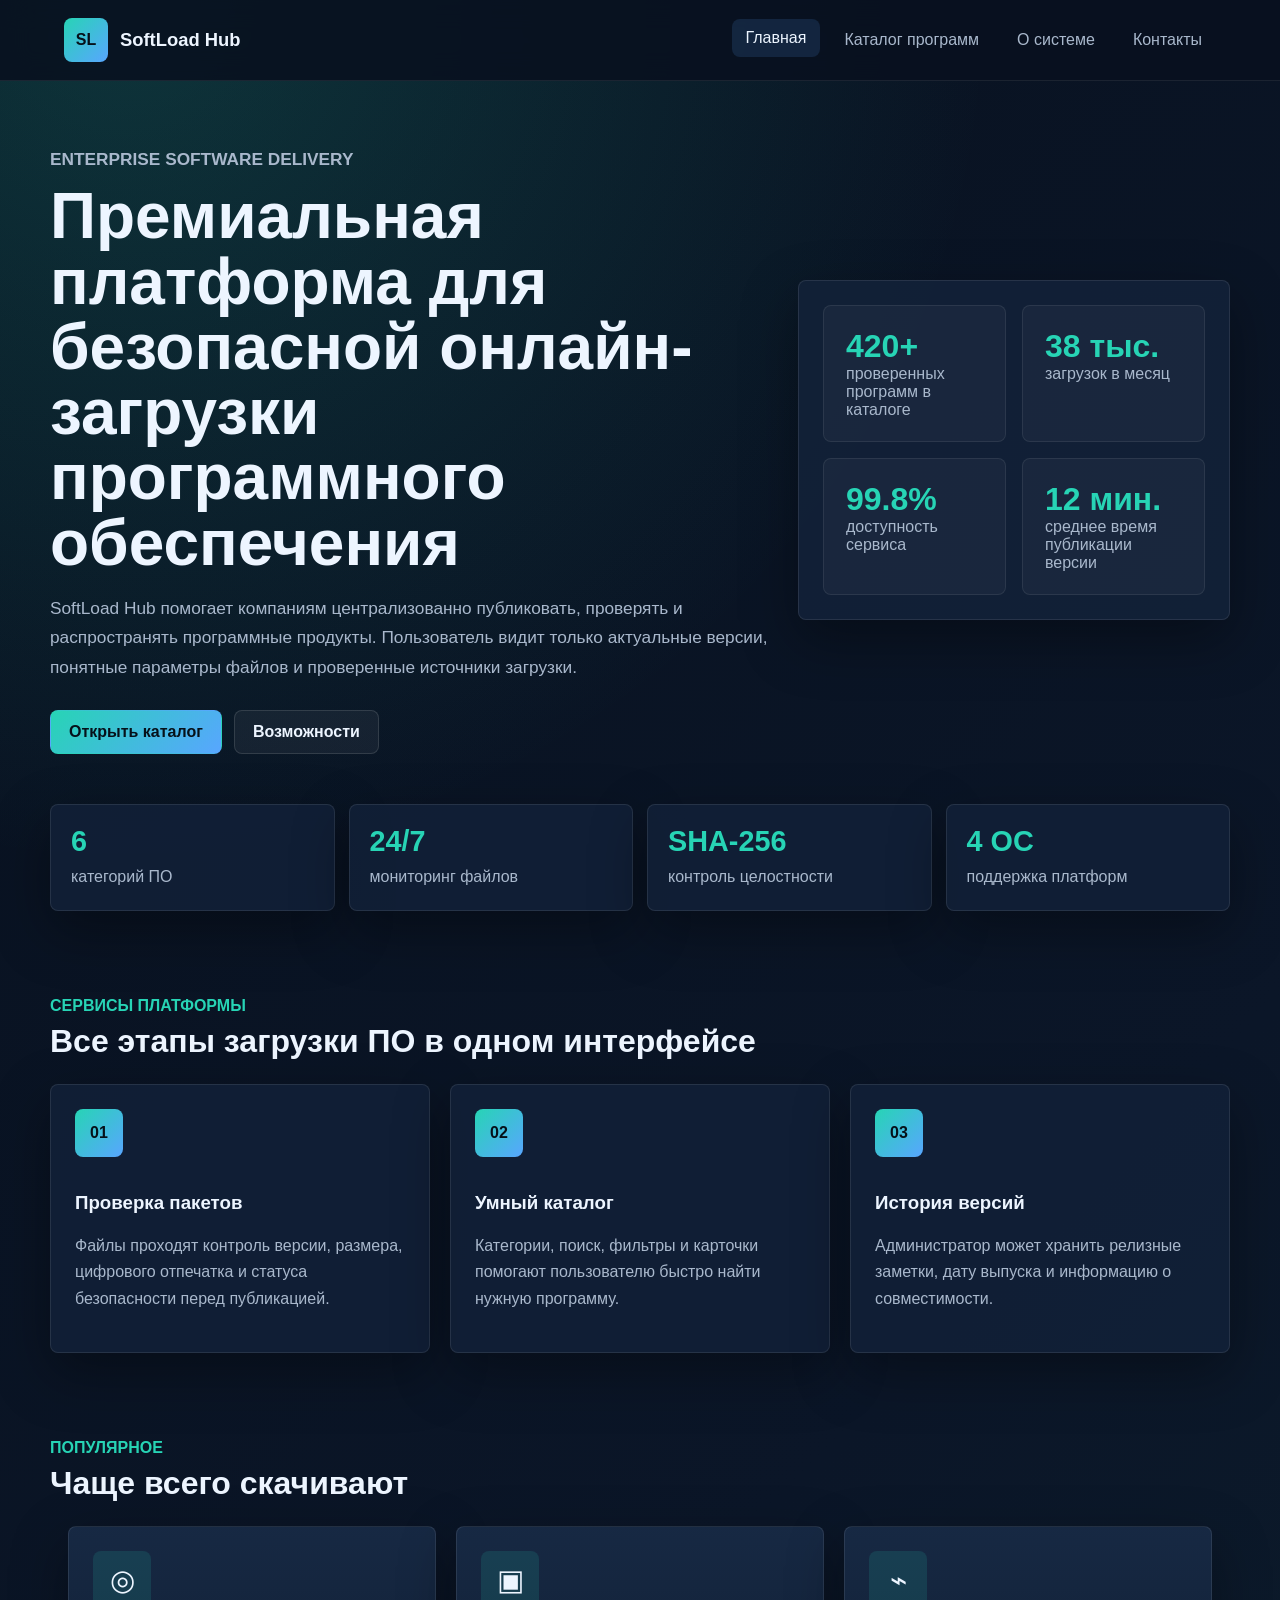
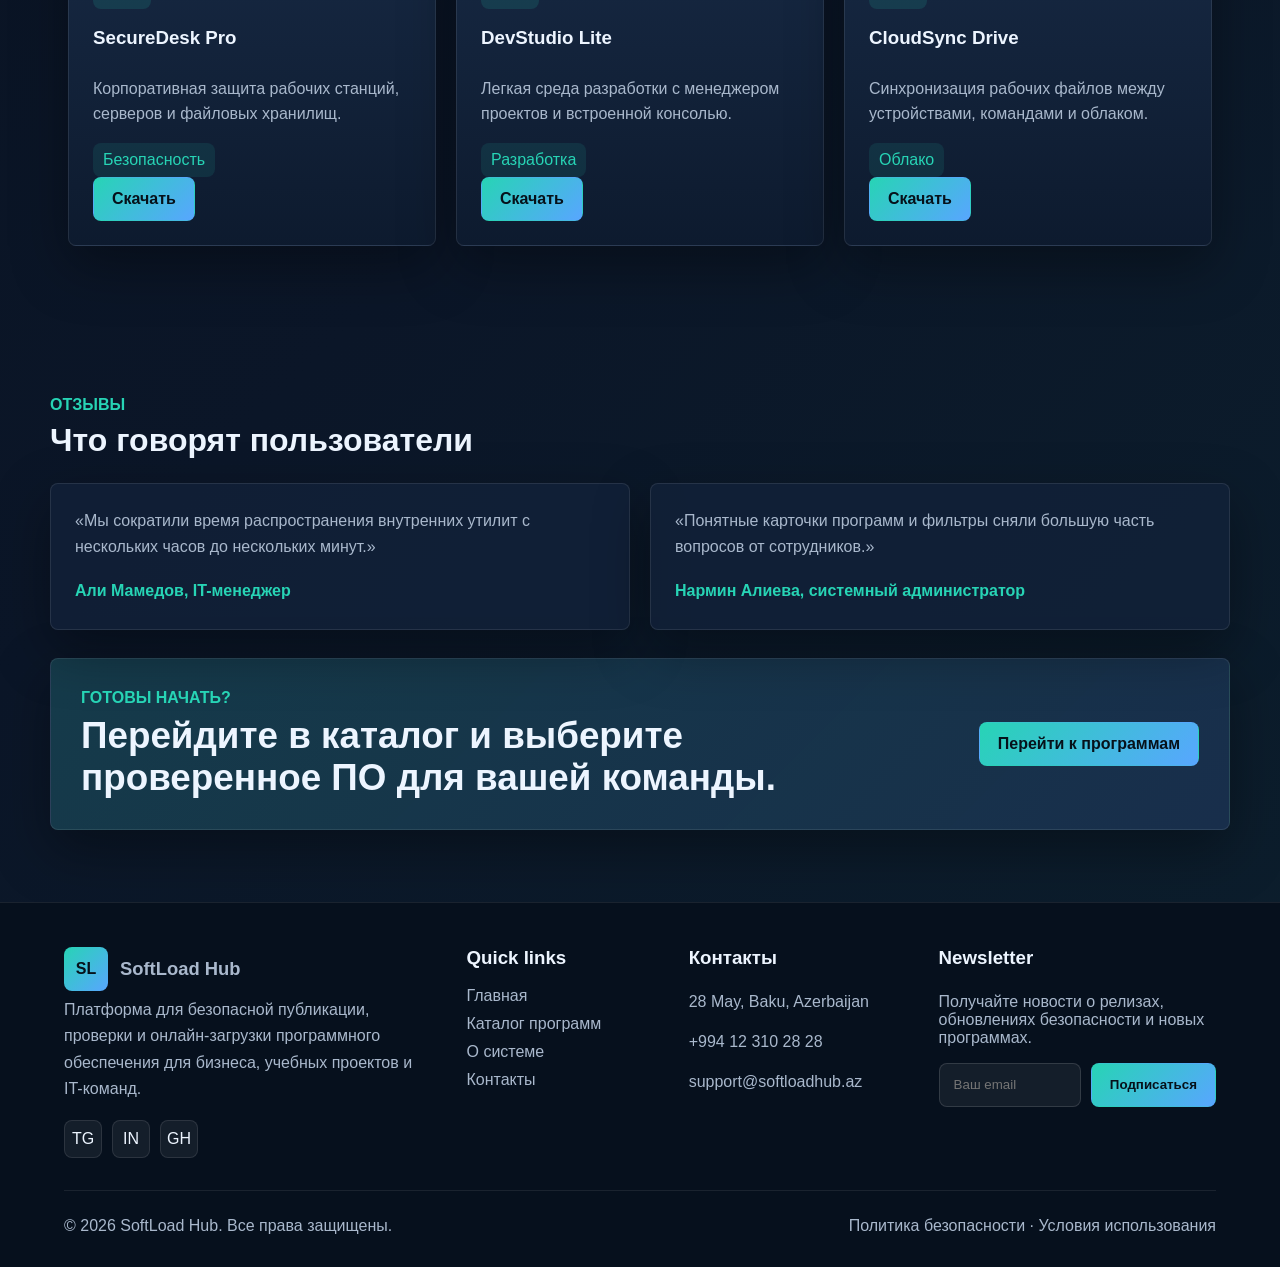
<file: index.html>
<!DOCTYPE html>
<html lang="ru">
<head>
  <meta charset="UTF-8">
  <meta name="viewport" content="width=device-width, initial-scale=1.0">
  <title>SoftLoad Hub | Главная</title>
  <link rel="stylesheet" href="style.css">
</head>
<body>
  <header class="site-header">
    <a class="brand" href="index.html" aria-label="SoftLoad Hub">
      <span class="brand__logo">SL</span>
      <span class="brand__name">SoftLoad Hub</span>
    </a>
    <button class="menu-toggle" type="button" aria-label="Открыть меню" aria-expanded="false">
      <span></span><span></span><span></span>
    </button>
    <nav class="navbar" aria-label="Основная навигация">
      <a class="active" href="index.html">Главная</a>
      <a href="software.html">Каталог программ</a>
      <a href="about.html">О системе</a>
      <a href="contact.html">Контакты</a>
    </nav>
  </header>

  <main>
    <section class="hero">
      <div class="hero__content">
        <p class="eyebrow">Enterprise software delivery</p>
        <h1>Премиальная платформа для безопасной онлайн-загрузки программного обеспечения</h1>
        <p>SoftLoad Hub помогает компаниям централизованно публиковать, проверять и распространять программные продукты. Пользователь видит только актуальные версии, понятные параметры файлов и проверенные источники загрузки.</p>
        <div class="hero__actions">
          <a class="btn btn--primary animated-btn" href="software.html">Открыть каталог</a>
          <a class="btn btn--ghost animated-btn" href="#services">Возможности</a>
        </div>
      </div>
      <div class="hero__panel" aria-label="Статистика платформы">
        <div><strong>420+</strong><span>проверенных программ в каталоге</span></div>
        <div><strong>38 тыс.</strong><span>загрузок в месяц</span></div>
        <div><strong>99.8%</strong><span>доступность сервиса</span></div>
        <div><strong>12 мин.</strong><span>среднее время публикации версии</span></div>
      </div>
    </section>

    <section class="section stats-strip">
      <div><strong>6</strong><span>категорий ПО</span></div>
      <div><strong>24/7</strong><span>мониторинг файлов</span></div>
      <div><strong>SHA-256</strong><span>контроль целостности</span></div>
      <div><strong>4 ОС</strong><span>поддержка платформ</span></div>
    </section>

    <section class="section" id="services">
      <div class="section__header">
        <p class="eyebrow">Сервисы платформы</p>
        <h2>Все этапы загрузки ПО в одном интерфейсе</h2>
      </div>
      <div class="feature-grid">
        <article class="feature-card"><span class="feature-icon">01</span><h3>Проверка пакетов</h3><p>Файлы проходят контроль версии, размера, цифрового отпечатка и статуса безопасности перед публикацией.</p></article>
        <article class="feature-card"><span class="feature-icon">02</span><h3>Умный каталог</h3><p>Категории, поиск, фильтры и карточки помогают пользователю быстро найти нужную программу.</p></article>
        <article class="feature-card"><span class="feature-icon">03</span><h3>История версий</h3><p>Администратор может хранить релизные заметки, дату выпуска и информацию о совместимости.</p></article>
      </div>
    </section>

    <section class="section" id="popular">
      <div class="section__header">
        <p class="eyebrow">Популярное</p>
        <h2>Чаще всего скачивают</h2>
      </div>
      <div class="software-grid">
        <article class="software-card">
          <div class="software-card__icon">◎</div>
          <h3>SecureDesk Pro</h3>
          <p>Корпоративная защита рабочих станций, серверов и файловых хранилищ.</p>
          <span class="tag">Безопасность</span>
          <a class="btn btn--primary animated-btn" href="software.html">Скачать</a>
        </article>
        <article class="software-card">
          <div class="software-card__icon">▣</div>
          <h3>DevStudio Lite</h3>
          <p>Легкая среда разработки с менеджером проектов и встроенной консолью.</p>
          <span class="tag">Разработка</span>
          <a class="btn btn--primary animated-btn" href="software.html">Скачать</a>
        </article>
        <article class="software-card">
          <div class="software-card__icon">⌁</div>
          <h3>CloudSync Drive</h3>
          <p>Синхронизация рабочих файлов между устройствами, командами и облаком.</p>
          <span class="tag">Облако</span>
          <a class="btn btn--primary animated-btn" href="software.html">Скачать</a>
        </article>
      </div>
    </section>

    <section class="section testimonials">
      <div class="section__header">
        <p class="eyebrow">Отзывы</p>
        <h2>Что говорят пользователи</h2>
      </div>
      <div class="testimonial-grid">
        <blockquote>«Мы сократили время распространения внутренних утилит с нескольких часов до нескольких минут.»<cite>Али Мамедов, IT-менеджер</cite></blockquote>
        <blockquote>«Понятные карточки программ и фильтры сняли большую часть вопросов от сотрудников.»<cite>Нармин Алиева, системный администратор</cite></blockquote>
      </div>
    </section>

    <section class="cta-block">
      <div>
        <p class="eyebrow">Готовы начать?</p>
        <h2>Перейдите в каталог и выберите проверенное ПО для вашей команды.</h2>
      </div>
      <a class="btn btn--primary animated-btn" href="software.html">Перейти к программам</a>
    </section>
  </main>

  <footer class="site-footer">
    <div class="footer-main">
      <div class="footer-brand">
        <a class="brand" href="index.html"><span class="brand__logo">SL</span><span class="brand__name">SoftLoad Hub</span></a>
        <p>Платформа для безопасной публикации, проверки и онлайн-загрузки программного обеспечения для бизнеса, учебных проектов и IT-команд.</p>
        <div class="social-links">
          <a href="#" aria-label="Telegram">TG</a><a href="#" aria-label="LinkedIn">IN</a><a href="#" aria-label="GitHub">GH</a>
        </div>
      </div>
      <div class="footer-column">
        <h3>Quick links</h3>
        <a href="index.html">Главная</a><a href="software.html">Каталог программ</a><a href="about.html">О системе</a><a href="contact.html">Контакты</a>
      </div>
      <div class="footer-column">
        <h3>Контакты</h3>
        <p>28 May, Baku, Azerbaijan</p>
        <p>+994 12 310 28 28</p>
        <p>support@softloadhub.az</p>
      </div>
      <form class="newsletter-form">
        <h3>Newsletter</h3>
        <p>Получайте новости о релизах, обновлениях безопасности и новых программах.</p>
        <div><input type="email" placeholder="Ваш email"><button class="btn btn--primary animated-btn" type="submit">Подписаться</button></div>
      </form>
    </div>
    <div class="footer-bottom">
      <p>© 2026 SoftLoad Hub. Все права защищены.</p>
      <p>Политика безопасности · Условия использования</p>
    </div>
  </footer>

  <script src="script.js"></script>
</body>
</html>
</file>
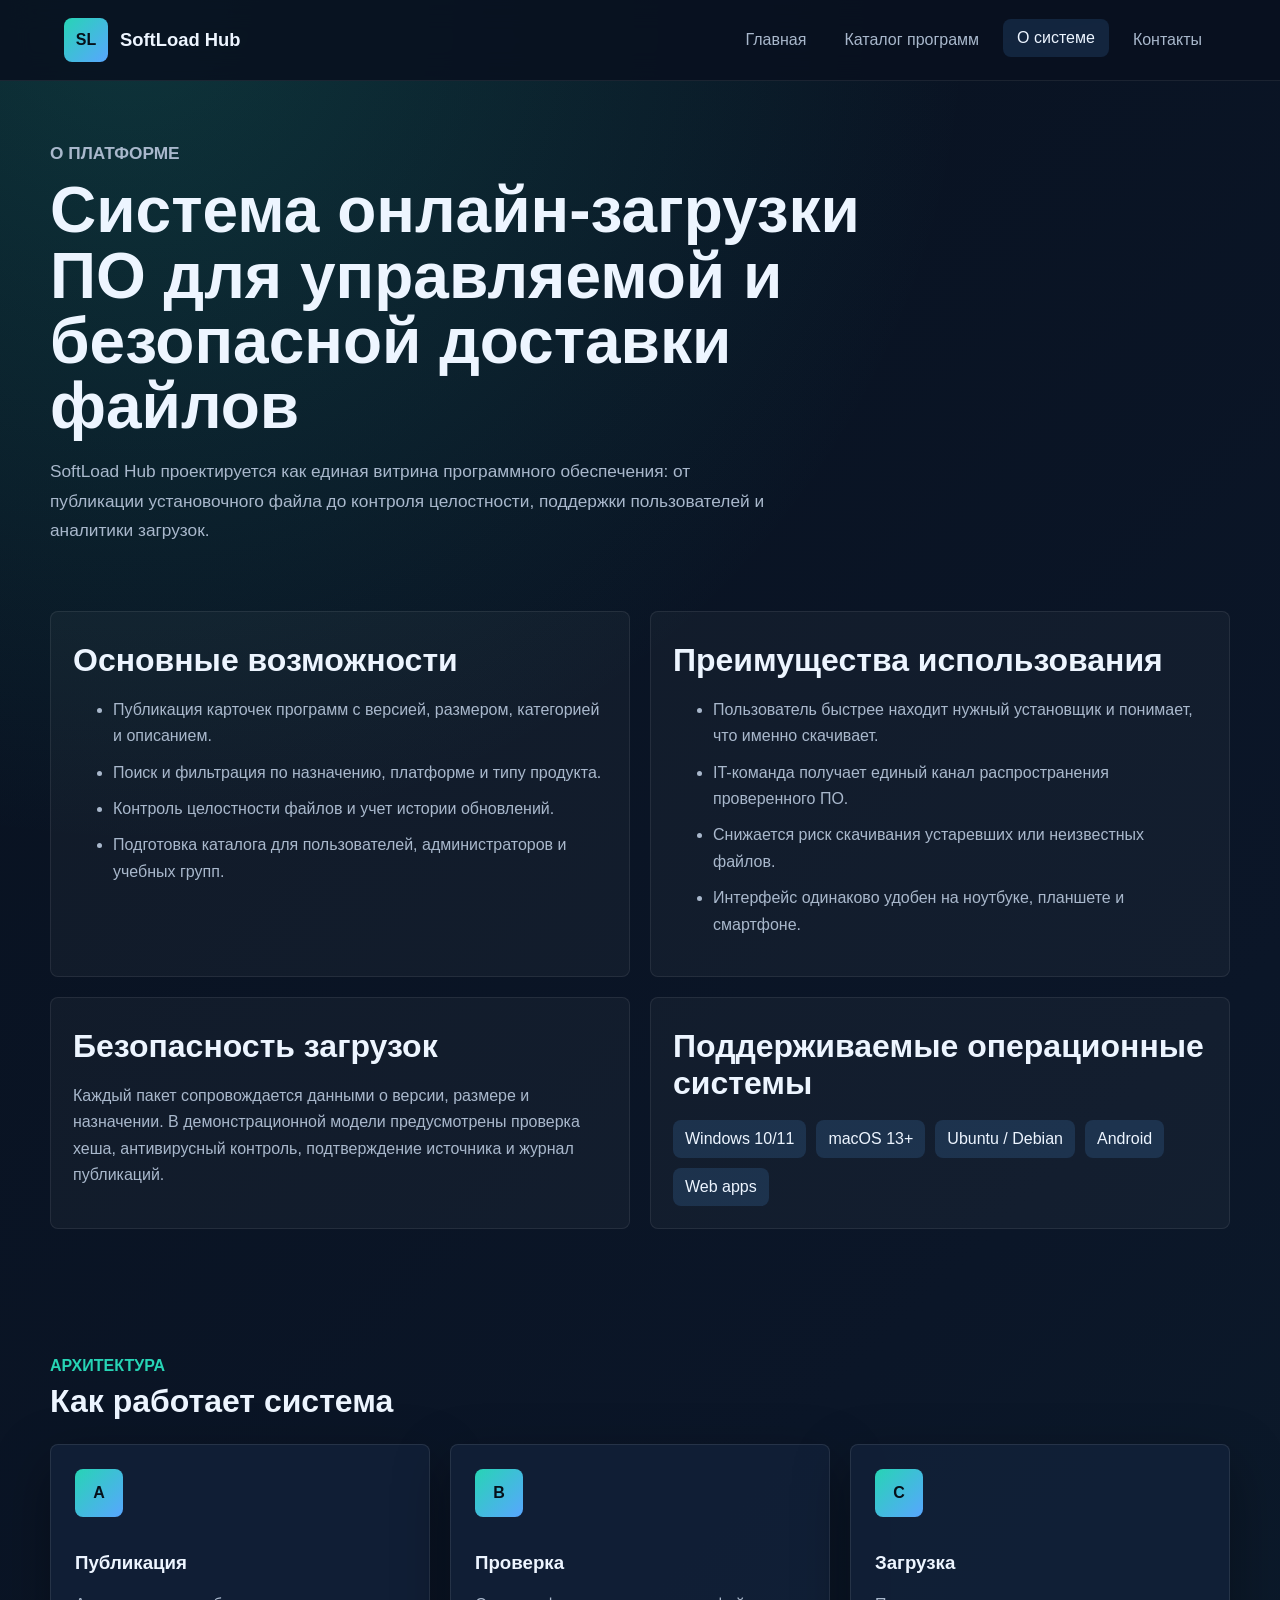
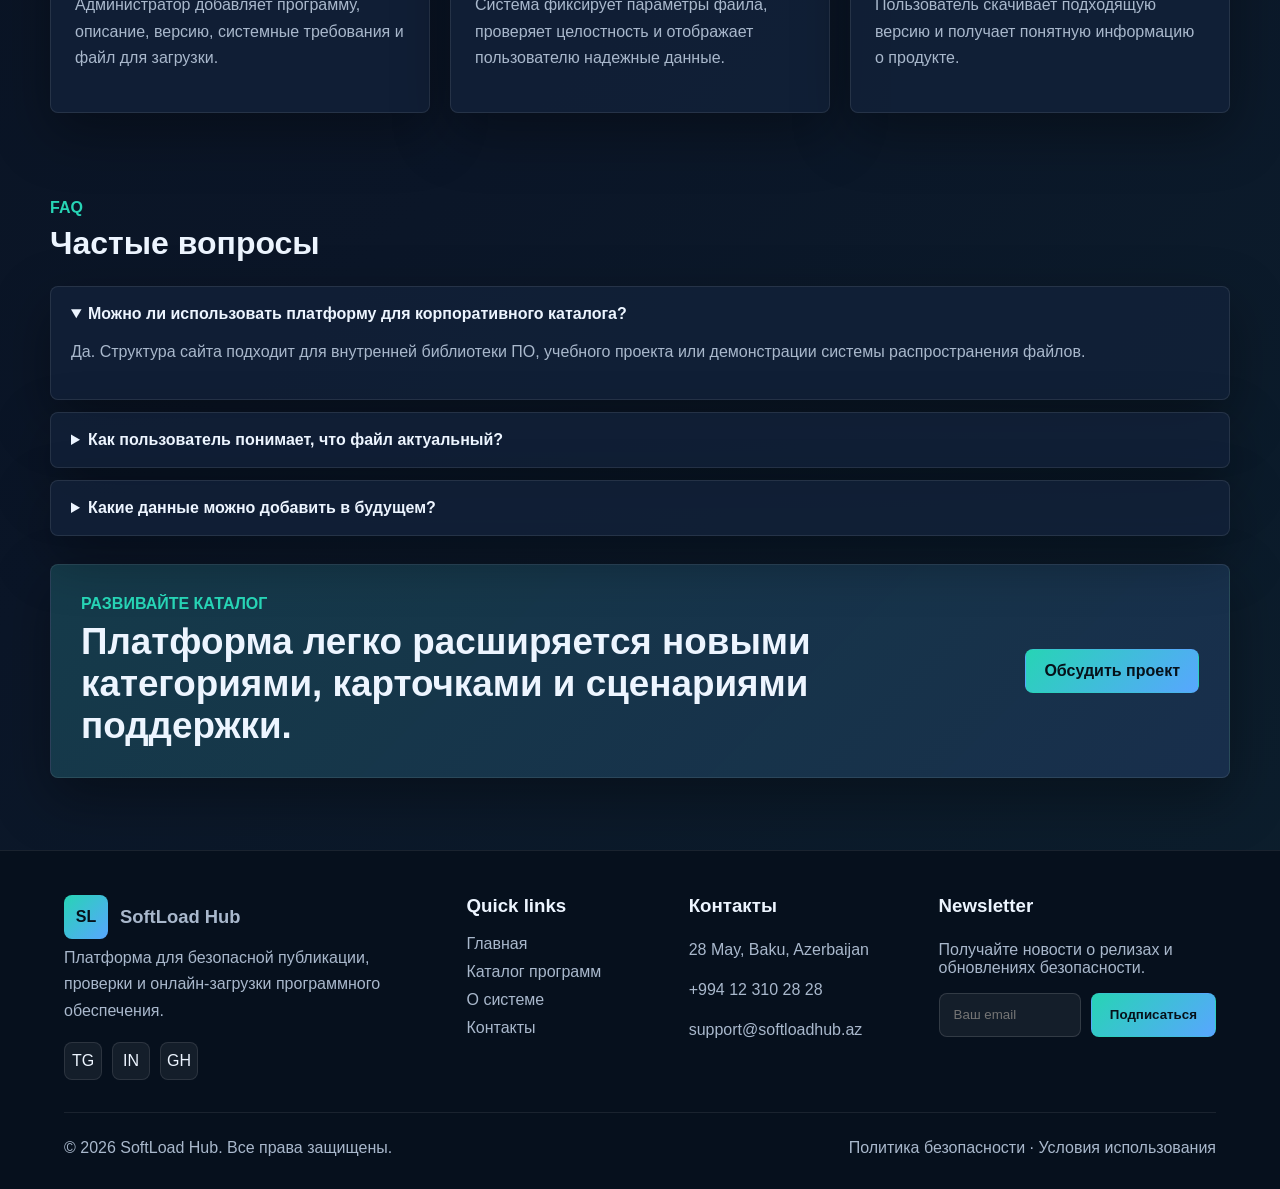
<file: about.html>
<!DOCTYPE html>
<html lang="ru">
<head>
  <meta charset="UTF-8">
  <meta name="viewport" content="width=device-width, initial-scale=1.0">
  <title>SoftLoad Hub | О системе</title>
  <link rel="stylesheet" href="style.css">
</head>
<body>
  <header class="site-header">
    <a class="brand" href="index.html" aria-label="SoftLoad Hub"><span class="brand__logo">SL</span><span class="brand__name">SoftLoad Hub</span></a>
    <button class="menu-toggle" type="button" aria-label="Открыть меню" aria-expanded="false"><span></span><span></span><span></span></button>
    <nav class="navbar" aria-label="Основная навигация">
      <a href="index.html">Главная</a><a href="software.html">Каталог программ</a><a class="active" href="about.html">О системе</a><a href="contact.html">Контакты</a>
    </nav>
  </header>

  <main>
    <section class="page-title">
      <p class="eyebrow">О платформе</p>
      <h1>Система онлайн-загрузки ПО для управляемой и безопасной доставки файлов</h1>
      <p>SoftLoad Hub проектируется как единая витрина программного обеспечения: от публикации установочного файла до контроля целостности, поддержки пользователей и аналитики загрузок.</p>
    </section>

    <section class="info-layout">
      <article class="info-block"><h2>Основные возможности</h2><ul><li>Публикация карточек программ с версией, размером, категорией и описанием.</li><li>Поиск и фильтрация по назначению, платформе и типу продукта.</li><li>Контроль целостности файлов и учет истории обновлений.</li><li>Подготовка каталога для пользователей, администраторов и учебных групп.</li></ul></article>
      <article class="info-block"><h2>Преимущества использования</h2><ul><li>Пользователь быстрее находит нужный установщик и понимает, что именно скачивает.</li><li>IT-команда получает единый канал распространения проверенного ПО.</li><li>Снижается риск скачивания устаревших или неизвестных файлов.</li><li>Интерфейс одинаково удобен на ноутбуке, планшете и смартфоне.</li></ul></article>
      <article class="info-block"><h2>Безопасность загрузок</h2><p>Каждый пакет сопровождается данными о версии, размере и назначении. В демонстрационной модели предусмотрены проверка хеша, антивирусный контроль, подтверждение источника и журнал публикаций.</p></article>
      <article class="info-block"><h2>Поддерживаемые операционные системы</h2><div class="os-list"><span>Windows 10/11</span><span>macOS 13+</span><span>Ubuntu / Debian</span><span>Android</span><span>Web apps</span></div></article>
    </section>

    <section class="section">
      <div class="section__header"><p class="eyebrow">Архитектура</p><h2>Как работает система</h2></div>
      <div class="feature-grid">
        <article class="feature-card"><span class="feature-icon">A</span><h3>Публикация</h3><p>Администратор добавляет программу, описание, версию, системные требования и файл для загрузки.</p></article>
        <article class="feature-card"><span class="feature-icon">B</span><h3>Проверка</h3><p>Система фиксирует параметры файла, проверяет целостность и отображает пользователю надежные данные.</p></article>
        <article class="feature-card"><span class="feature-icon">C</span><h3>Загрузка</h3><p>Пользователь скачивает подходящую версию и получает понятную информацию о продукте.</p></article>
      </div>
    </section>

    <section class="section faq-section">
      <div class="section__header"><p class="eyebrow">FAQ</p><h2>Частые вопросы</h2></div>
      <div class="faq-list">
        <details open><summary>Можно ли использовать платформу для корпоративного каталога?</summary><p>Да. Структура сайта подходит для внутренней библиотеки ПО, учебного проекта или демонстрации системы распространения файлов.</p></details>
        <details><summary>Как пользователь понимает, что файл актуальный?</summary><p>В карточке отображаются версия, размер, категория и описание. Для реальной системы можно добавить дату релиза и цифровую подпись.</p></details>
        <details><summary>Какие данные можно добавить в будущем?</summary><p>Рейтинги, историю версий, требования к системе, ссылки на документацию и журнал загрузок.</p></details>
      </div>
    </section>

    <section class="cta-block">
      <div><p class="eyebrow">Развивайте каталог</p><h2>Платформа легко расширяется новыми категориями, карточками и сценариями поддержки.</h2></div>
      <a class="btn btn--primary animated-btn" href="contact.html">Обсудить проект</a>
    </section>
  </main>

  <footer class="site-footer">
    <div class="footer-main">
      <div class="footer-brand"><a class="brand" href="index.html"><span class="brand__logo">SL</span><span class="brand__name">SoftLoad Hub</span></a><p>Платформа для безопасной публикации, проверки и онлайн-загрузки программного обеспечения.</p><div class="social-links"><a href="#">TG</a><a href="#">IN</a><a href="#">GH</a></div></div>
      <div class="footer-column"><h3>Quick links</h3><a href="index.html">Главная</a><a href="software.html">Каталог программ</a><a href="about.html">О системе</a><a href="contact.html">Контакты</a></div>
      <div class="footer-column"><h3>Контакты</h3><p>28 May, Baku, Azerbaijan</p><p>+994 12 310 28 28</p><p>support@softloadhub.az</p></div>
      <form class="newsletter-form"><h3>Newsletter</h3><p>Получайте новости о релизах и обновлениях безопасности.</p><div><input type="email" placeholder="Ваш email"><button class="btn btn--primary animated-btn" type="submit">Подписаться</button></div></form>
    </div>
    <div class="footer-bottom"><p>© 2026 SoftLoad Hub. Все права защищены.</p><p>Политика безопасности · Условия использования</p></div>
  </footer>
  <script src="script.js"></script>
</body>
</html>
</file>
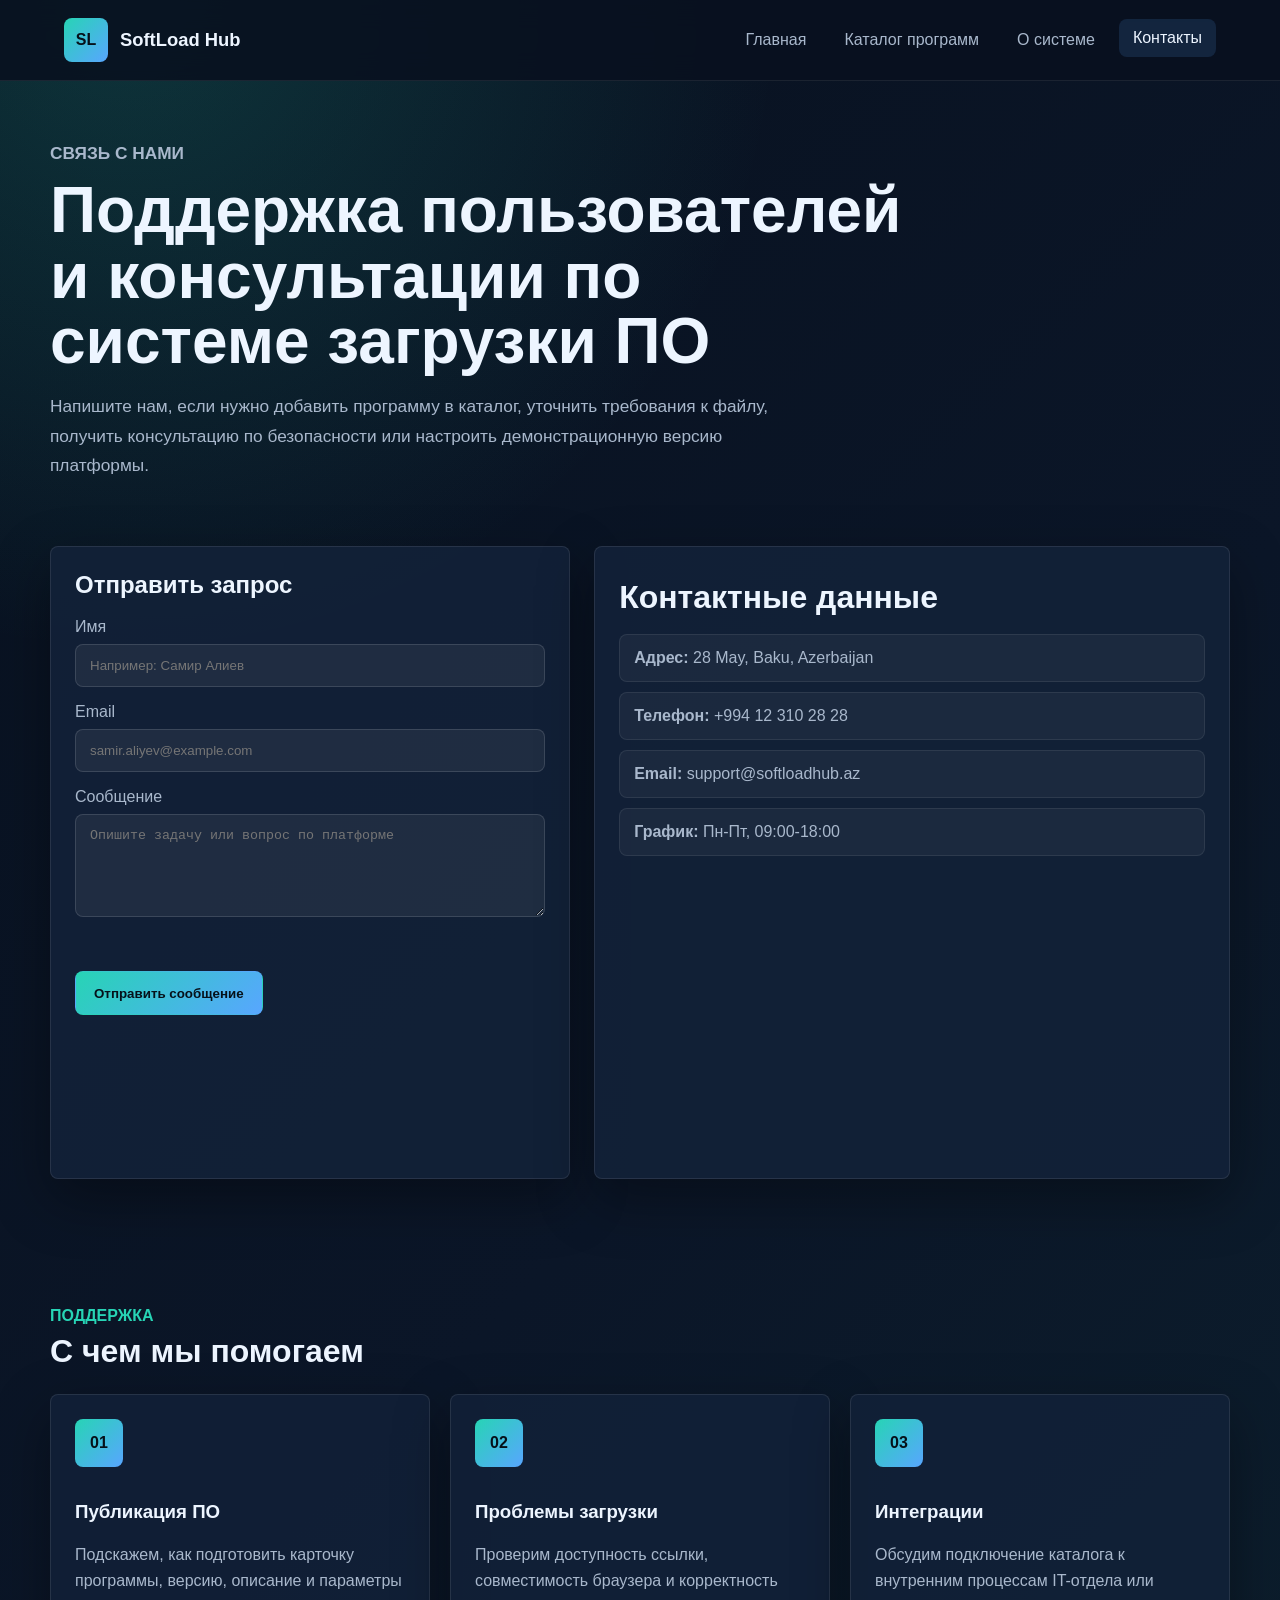
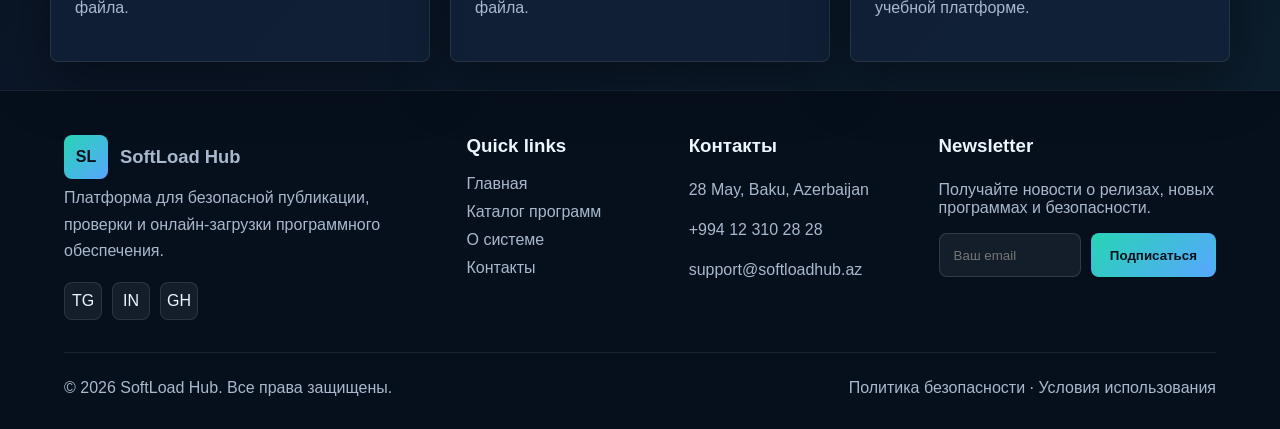
<file: contact.html>
<!DOCTYPE html>
<html lang="ru">
<head>
  <meta charset="UTF-8">
  <meta name="viewport" content="width=device-width, initial-scale=1.0">
  <title>SoftLoad Hub | Контакты</title>
  <link rel="stylesheet" href="style.css">
</head>
<body>
  <header class="site-header">
    <a class="brand" href="index.html" aria-label="SoftLoad Hub"><span class="brand__logo">SL</span><span class="brand__name">SoftLoad Hub</span></a>
    <button class="menu-toggle" type="button" aria-label="Открыть меню" aria-expanded="false"><span></span><span></span><span></span></button>
    <nav class="navbar" aria-label="Основная навигация">
      <a href="index.html">Главная</a><a href="software.html">Каталог программ</a><a href="about.html">О системе</a><a class="active" href="contact.html">Контакты</a>
    </nav>
  </header>

  <main>
    <section class="page-title">
      <p class="eyebrow">Связь с нами</p>
      <h1>Поддержка пользователей и консультации по системе загрузки ПО</h1>
      <p>Напишите нам, если нужно добавить программу в каталог, уточнить требования к файлу, получить консультацию по безопасности или настроить демонстрационную версию платформы.</p>
    </section>

    <section class="contact-layout">
      <form class="contact-form" id="contactForm" novalidate>
        <h2>Отправить запрос</h2>
        <label>Имя<input type="text" name="name" placeholder="Например: Самир Алиев"></label>
        <label>Email<input type="email" name="email" placeholder="samir.aliyev@example.com"></label>
        <label>Сообщение<textarea name="message" rows="5" placeholder="Опишите задачу или вопрос по платформе"></textarea></label>
        <p class="form-message" id="formMessage"></p>
        <button class="btn btn--primary animated-btn" type="submit">Отправить сообщение</button>
      </form>

      <aside class="contact-info">
        <h2>Контактные данные</h2>
        <div class="contact-cards">
          <p><strong>Адрес:</strong> 28 May, Baku, Azerbaijan</p>
          <p><strong>Телефон:</strong> +994 12 310 28 28</p>
          <p><strong>Email:</strong> support@softloadhub.az</p>
          <p><strong>График:</strong> Пн-Пт, 09:00-18:00</p>
        </div>
        <div class="map-frame">
          <iframe title="Google Maps: 28 May, Baku, Azerbaijan" src="https://www.google.com/maps?q=28%20May%2C%20Baku%2C%20Azerbaijan&output=embed" loading="lazy" referrerpolicy="no-referrer-when-downgrade"></iframe>
        </div>
      </aside>
    </section>

    <section class="section">
      <div class="section__header"><p class="eyebrow">Поддержка</p><h2>С чем мы помогаем</h2></div>
      <div class="feature-grid">
        <article class="feature-card"><span class="feature-icon">01</span><h3>Публикация ПО</h3><p>Подскажем, как подготовить карточку программы, версию, описание и параметры файла.</p></article>
        <article class="feature-card"><span class="feature-icon">02</span><h3>Проблемы загрузки</h3><p>Проверим доступность ссылки, совместимость браузера и корректность файла.</p></article>
        <article class="feature-card"><span class="feature-icon">03</span><h3>Интеграции</h3><p>Обсудим подключение каталога к внутренним процессам IT-отдела или учебной платформе.</p></article>
      </div>
    </section>
  </main>

  <footer class="site-footer">
    <div class="footer-main">
      <div class="footer-brand"><a class="brand" href="index.html"><span class="brand__logo">SL</span><span class="brand__name">SoftLoad Hub</span></a><p>Платформа для безопасной публикации, проверки и онлайн-загрузки программного обеспечения.</p><div class="social-links"><a href="#">TG</a><a href="#">IN</a><a href="#">GH</a></div></div>
      <div class="footer-column"><h3>Quick links</h3><a href="index.html">Главная</a><a href="software.html">Каталог программ</a><a href="about.html">О системе</a><a href="contact.html">Контакты</a></div>
      <div class="footer-column"><h3>Контакты</h3><p>28 May, Baku, Azerbaijan</p><p>+994 12 310 28 28</p><p>support@softloadhub.az</p></div>
      <form class="newsletter-form"><h3>Newsletter</h3><p>Получайте новости о релизах, новых программах и безопасности.</p><div><input type="email" placeholder="Ваш email"><button class="btn btn--primary animated-btn" type="submit">Подписаться</button></div></form>
    </div>
    <div class="footer-bottom"><p>© 2026 SoftLoad Hub. Все права защищены.</p><p>Политика безопасности · Условия использования</p></div>
  </footer>
  <script src="script.js"></script>
</body>
</html>
</file>
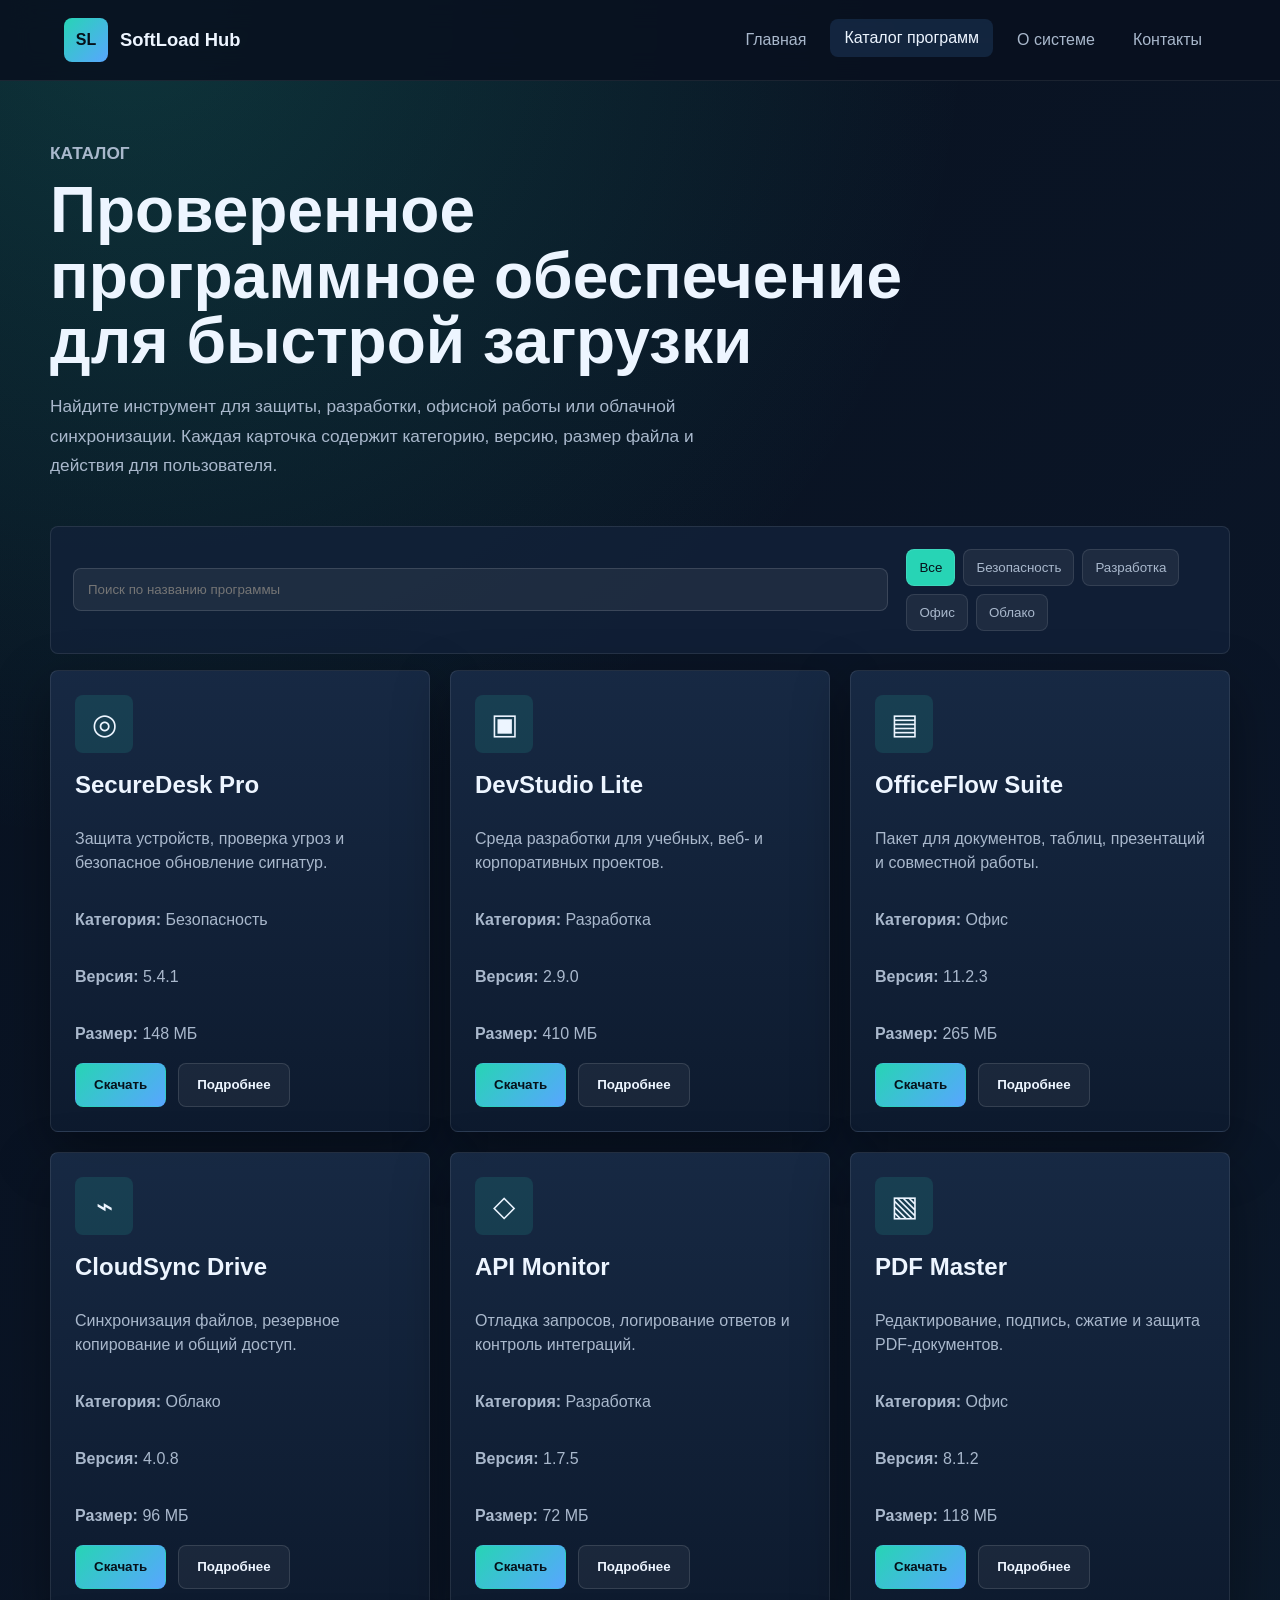
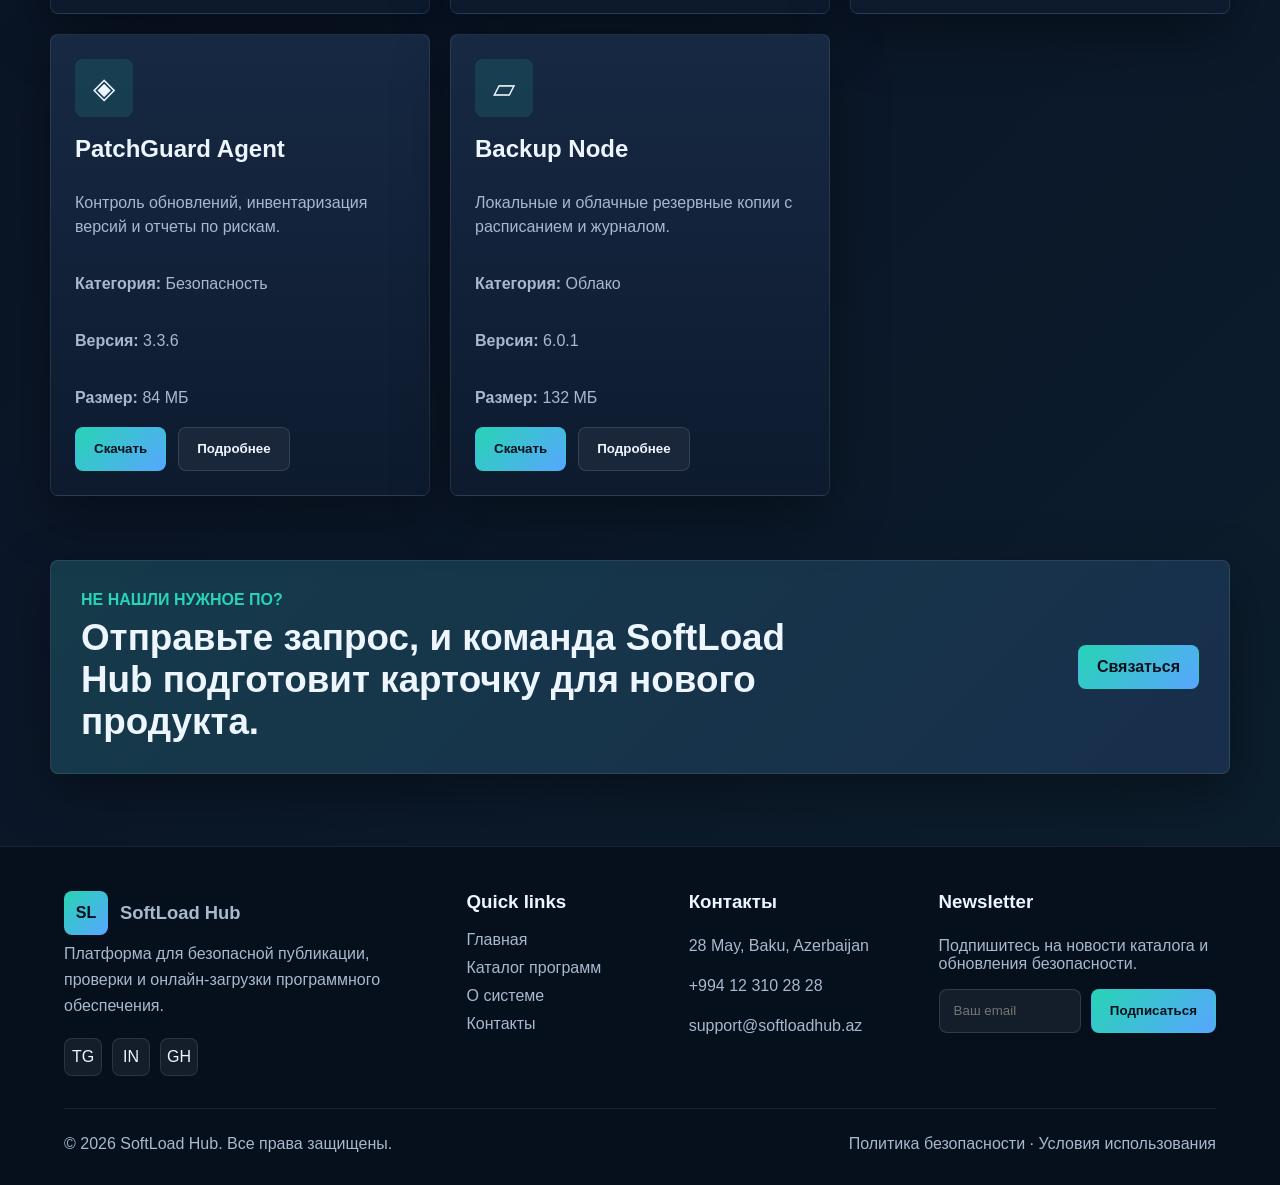
<file: software.html>
<!DOCTYPE html>
<html lang="ru">
<head>
  <meta charset="UTF-8">
  <meta name="viewport" content="width=device-width, initial-scale=1.0">
  <title>SoftLoad Hub | Каталог программ</title>
  <link rel="stylesheet" href="style.css">
</head>
<body>
  <header class="site-header">
    <a class="brand" href="index.html" aria-label="SoftLoad Hub"><span class="brand__logo">SL</span><span class="brand__name">SoftLoad Hub</span></a>
    <button class="menu-toggle" type="button" aria-label="Открыть меню" aria-expanded="false"><span></span><span></span><span></span></button>
    <nav class="navbar" aria-label="Основная навигация">
      <a href="index.html">Главная</a><a class="active" href="software.html">Каталог программ</a><a href="about.html">О системе</a><a href="contact.html">Контакты</a>
    </nav>
  </header>

  <main>
    <section class="page-title">
      <p class="eyebrow">Каталог</p>
      <h1>Проверенное программное обеспечение для быстрой загрузки</h1>
      <p>Найдите инструмент для защиты, разработки, офисной работы или облачной синхронизации. Каждая карточка содержит категорию, версию, размер файла и действия для пользователя.</p>
    </section>

    <section class="catalog-tools" aria-label="Поиск и фильтрация">
      <input id="programSearch" type="search" placeholder="Поиск по названию программы">
      <div class="filter-buttons">
        <button class="filter-btn active" type="button" data-filter="all">Все</button>
        <button class="filter-btn" type="button" data-filter="security">Безопасность</button>
        <button class="filter-btn" type="button" data-filter="development">Разработка</button>
        <button class="filter-btn" type="button" data-filter="office">Офис</button>
        <button class="filter-btn" type="button" data-filter="cloud">Облако</button>
      </div>
    </section>

    <section class="software-grid catalog-grid" id="softwareList">
      <article class="software-card" data-category="security" data-name="SecureDesk Pro"><div class="software-card__icon">◎</div><h2>SecureDesk Pro</h2><p>Защита устройств, проверка угроз и безопасное обновление сигнатур.</p><p><strong>Категория:</strong> Безопасность</p><p><strong>Версия:</strong> 5.4.1</p><p><strong>Размер:</strong> 148 МБ</p><div class="card-actions"><button class="btn btn--primary animated-btn" type="button">Скачать</button><button class="btn btn--ghost animated-btn" type="button">Подробнее</button></div></article>
      <article class="software-card" data-category="development" data-name="DevStudio Lite"><div class="software-card__icon">▣</div><h2>DevStudio Lite</h2><p>Среда разработки для учебных, веб- и корпоративных проектов.</p><p><strong>Категория:</strong> Разработка</p><p><strong>Версия:</strong> 2.9.0</p><p><strong>Размер:</strong> 410 МБ</p><div class="card-actions"><button class="btn btn--primary animated-btn" type="button">Скачать</button><button class="btn btn--ghost animated-btn" type="button">Подробнее</button></div></article>
      <article class="software-card" data-category="office" data-name="OfficeFlow Suite"><div class="software-card__icon">▤</div><h2>OfficeFlow Suite</h2><p>Пакет для документов, таблиц, презентаций и совместной работы.</p><p><strong>Категория:</strong> Офис</p><p><strong>Версия:</strong> 11.2.3</p><p><strong>Размер:</strong> 265 МБ</p><div class="card-actions"><button class="btn btn--primary animated-btn" type="button">Скачать</button><button class="btn btn--ghost animated-btn" type="button">Подробнее</button></div></article>
      <article class="software-card" data-category="cloud" data-name="CloudSync Drive"><div class="software-card__icon">⌁</div><h2>CloudSync Drive</h2><p>Синхронизация файлов, резервное копирование и общий доступ.</p><p><strong>Категория:</strong> Облако</p><p><strong>Версия:</strong> 4.0.8</p><p><strong>Размер:</strong> 96 МБ</p><div class="card-actions"><button class="btn btn--primary animated-btn" type="button">Скачать</button><button class="btn btn--ghost animated-btn" type="button">Подробнее</button></div></article>
      <article class="software-card" data-category="development" data-name="API Monitor"><div class="software-card__icon">◇</div><h2>API Monitor</h2><p>Отладка запросов, логирование ответов и контроль интеграций.</p><p><strong>Категория:</strong> Разработка</p><p><strong>Версия:</strong> 1.7.5</p><p><strong>Размер:</strong> 72 МБ</p><div class="card-actions"><button class="btn btn--primary animated-btn" type="button">Скачать</button><button class="btn btn--ghost animated-btn" type="button">Подробнее</button></div></article>
      <article class="software-card" data-category="office" data-name="PDF Master"><div class="software-card__icon">▧</div><h2>PDF Master</h2><p>Редактирование, подпись, сжатие и защита PDF-документов.</p><p><strong>Категория:</strong> Офис</p><p><strong>Версия:</strong> 8.1.2</p><p><strong>Размер:</strong> 118 МБ</p><div class="card-actions"><button class="btn btn--primary animated-btn" type="button">Скачать</button><button class="btn btn--ghost animated-btn" type="button">Подробнее</button></div></article>
      <article class="software-card" data-category="security" data-name="PatchGuard Agent"><div class="software-card__icon">◈</div><h2>PatchGuard Agent</h2><p>Контроль обновлений, инвентаризация версий и отчеты по рискам.</p><p><strong>Категория:</strong> Безопасность</p><p><strong>Версия:</strong> 3.3.6</p><p><strong>Размер:</strong> 84 МБ</p><div class="card-actions"><button class="btn btn--primary animated-btn" type="button">Скачать</button><button class="btn btn--ghost animated-btn" type="button">Подробнее</button></div></article>
      <article class="software-card" data-category="cloud" data-name="Backup Node"><div class="software-card__icon">▱</div><h2>Backup Node</h2><p>Локальные и облачные резервные копии с расписанием и журналом.</p><p><strong>Категория:</strong> Облако</p><p><strong>Версия:</strong> 6.0.1</p><p><strong>Размер:</strong> 132 МБ</p><div class="card-actions"><button class="btn btn--primary animated-btn" type="button">Скачать</button><button class="btn btn--ghost animated-btn" type="button">Подробнее</button></div></article>
    </section>
    <p class="empty-state" id="emptyState">Программы по выбранным параметрам не найдены.</p>

    <section class="cta-block">
      <div><p class="eyebrow">Не нашли нужное ПО?</p><h2>Отправьте запрос, и команда SoftLoad Hub подготовит карточку для нового продукта.</h2></div>
      <a class="btn btn--primary animated-btn" href="contact.html">Связаться</a>
    </section>
  </main>

  <footer class="site-footer">
    <div class="footer-main">
      <div class="footer-brand"><a class="brand" href="index.html"><span class="brand__logo">SL</span><span class="brand__name">SoftLoad Hub</span></a><p>Платформа для безопасной публикации, проверки и онлайн-загрузки программного обеспечения.</p><div class="social-links"><a href="#">TG</a><a href="#">IN</a><a href="#">GH</a></div></div>
      <div class="footer-column"><h3>Quick links</h3><a href="index.html">Главная</a><a href="software.html">Каталог программ</a><a href="about.html">О системе</a><a href="contact.html">Контакты</a></div>
      <div class="footer-column"><h3>Контакты</h3><p>28 May, Baku, Azerbaijan</p><p>+994 12 310 28 28</p><p>support@softloadhub.az</p></div>
      <form class="newsletter-form"><h3>Newsletter</h3><p>Подпишитесь на новости каталога и обновления безопасности.</p><div><input type="email" placeholder="Ваш email"><button class="btn btn--primary animated-btn" type="submit">Подписаться</button></div></form>
    </div>
    <div class="footer-bottom"><p>© 2026 SoftLoad Hub. Все права защищены.</p><p>Политика безопасности · Условия использования</p></div>
  </footer>
  <script src="script.js"></script>
</body>
</html>
</file>
<file: style.css>
:root {
  --bg: #08111f;
  --bg-soft: #101d31;
  --surface: #13223a;
  --surface-light: #182a45;
  --text: #edf5ff;
  --muted: #a9b8cc;
  --accent: #27d4b5;
  --accent-2: #58a6ff;
  --danger: #ff6b6b;
  --shadow: 0 20px 55px rgba(0, 0, 0, 0.35);
}

* {
  box-sizing: border-box;
}

body {
  margin: 0;
  min-height: 100vh;
  font-family: Arial, Helvetica, sans-serif;
  color: var(--text);
  background:
    radial-gradient(circle at 10% 0%, rgba(39, 212, 181, 0.18), transparent 28%),
    linear-gradient(135deg, #08111f 0%, #0b1628 55%, #0c1f2d 100%);
}

a {
  color: inherit;
  text-decoration: none;
}

.site-header {
  position: sticky;
  top: 0;
  z-index: 10;
  display: flex;
  align-items: center;
  justify-content: space-between;
  gap: 24px;
  padding: 18px clamp(18px, 5vw, 72px);
  background: rgba(8, 17, 31, 0.88);
  border-bottom: 1px solid rgba(255, 255, 255, 0.08);
  backdrop-filter: blur(14px);
}

.brand {
  display: flex;
  align-items: center;
  gap: 12px;
  font-weight: 800;
}

.brand__logo {
  display: grid;
  width: 44px;
  height: 44px;
  place-items: center;
  color: #06111a;
  background: linear-gradient(135deg, var(--accent), var(--accent-2));
  border-radius: 8px;
}

.brand__name {
  font-size: 1.15rem;
}

.navbar {
  display: flex;
  align-items: center;
  gap: 10px;
}

.navbar a {
  padding: 10px 14px;
  color: var(--muted);
  border-radius: 8px;
  transition: color 0.25s ease, background 0.25s ease, transform 0.25s ease;
}

.navbar a:hover,
.navbar a.active {
  color: var(--text);
  background: rgba(88, 166, 255, 0.14);
  transform: translateY(-2px);
}

.menu-toggle {
  display: none;
  width: 42px;
  height: 42px;
  padding: 9px;
  background: var(--surface);
  border: 1px solid rgba(255, 255, 255, 0.1);
  border-radius: 8px;
  cursor: pointer;
}

.menu-toggle span {
  display: block;
  height: 2px;
  margin: 5px 0;
  background: var(--text);
  transition: transform 0.25s ease, opacity 0.25s ease;
}

.hero,
.page-title,
.section,
.contact-layout,
.info-layout,
.catalog-tools,
.software-grid,
.cta-block {
  width: min(1180px, calc(100% - 36px));
  margin-inline: auto;
}

.hero {
  display: grid;
  grid-template-columns: minmax(0, 1.25fr) minmax(280px, 0.75fr);
  gap: 28px;
  align-items: center;
  min-height: 620px;
  padding: 64px 0 40px;
}

.hero__content h1,
.page-title h1 {
  max-width: 860px;
  margin: 10px 0 18px;
  font-size: clamp(2.2rem, 5vw, 4.8rem);
  line-height: 1.02;
}

.hero__content p,
.page-title p {
  max-width: 720px;
  color: var(--muted);
  font-size: 1.08rem;
  line-height: 1.7;
}

.hero__actions,
.card-actions {
  display: flex;
  flex-wrap: wrap;
  gap: 12px;
  margin-top: 28px;
}

.hero__panel {
  display: grid;
  grid-template-columns: repeat(2, minmax(0, 1fr));
  gap: 16px;
  padding: 24px;
  background: rgba(19, 34, 58, 0.86);
  border: 1px solid rgba(255, 255, 255, 0.09);
  border-radius: 8px;
  box-shadow: var(--shadow);
}

.hero__panel div,
.info-block {
  padding: 22px;
  background: rgba(255, 255, 255, 0.035);
  border: 1px solid rgba(255, 255, 255, 0.08);
  border-radius: 8px;
}

.hero__panel strong {
  display: block;
  color: var(--accent);
  font-size: 2rem;
}

.hero__panel span {
  color: var(--muted);
}

.eyebrow {
  margin: 0;
  color: var(--accent);
  font-weight: 800;
  letter-spacing: 0;
  text-transform: uppercase;
}

.section,
.page-title {
  padding: 58px 0 28px;
}

.section__header {
  max-width: 760px;
  margin-bottom: 24px;
}

.section__header h2,
.info-block h2,
.contact-info h2 {
  margin: 8px 0 18px;
  font-size: 2rem;
}

.software-grid {
  display: grid;
  grid-template-columns: repeat(3, minmax(0, 1fr));
  gap: 20px;
  padding-bottom: 64px;
}

.catalog-grid {
  padding-top: 16px;
}

.software-card {
  display: flex;
  min-height: 280px;
  flex-direction: column;
  align-items: flex-start;
  padding: 24px;
  background: linear-gradient(180deg, rgba(24, 42, 69, 0.94), rgba(14, 27, 47, 0.94));
  border: 1px solid rgba(255, 255, 255, 0.09);
  border-radius: 8px;
  box-shadow: var(--shadow);
  transition: transform 0.25s ease, border-color 0.25s ease;
}

.software-card:hover {
  border-color: rgba(39, 212, 181, 0.55);
  transform: translateY(-8px);
}

.software-card__icon {
  display: grid;
  width: 58px;
  height: 58px;
  margin-bottom: 18px;
  place-items: center;
  font-size: 1.8rem;
  background: rgba(39, 212, 181, 0.13);
  border-radius: 8px;
}

.software-card h2,
.software-card h3 {
  margin: 0 0 12px;
}

.software-card p {
  color: var(--muted);
  line-height: 1.55;
}

.software-card .card-actions {
  margin-top: auto;
}

.tag {
  margin-top: auto;
  padding: 8px 10px;
  color: var(--accent);
  background: rgba(39, 212, 181, 0.1);
  border-radius: 8px;
}

.btn {
  display: inline-flex;
  align-items: center;
  justify-content: center;
  min-height: 44px;
  padding: 11px 18px;
  border: 1px solid transparent;
  border-radius: 8px;
  font-weight: 800;
  cursor: pointer;
  transition: transform 0.22s ease, box-shadow 0.22s ease, background 0.22s ease;
}

.btn--primary {
  color: #06111a;
  background: linear-gradient(135deg, var(--accent), var(--accent-2));
}

.btn--ghost {
  color: var(--text);
  background: rgba(255, 255, 255, 0.05);
  border-color: rgba(255, 255, 255, 0.12);
}

.btn:hover {
  transform: translateY(-3px);
  box-shadow: 0 14px 30px rgba(39, 212, 181, 0.18);
}

.btn.clicked {
  transform: scale(0.96);
}

.catalog-tools {
  display: flex;
  align-items: center;
  justify-content: space-between;
  gap: 18px;
  padding: 22px;
  background: rgba(19, 34, 58, 0.78);
  border: 1px solid rgba(255, 255, 255, 0.09);
  border-radius: 8px;
}

.catalog-tools input,
.contact-form input,
.contact-form textarea {
  width: 100%;
  padding: 13px 14px;
  color: var(--text);
  background: rgba(255, 255, 255, 0.06);
  border: 1px solid rgba(255, 255, 255, 0.13);
  border-radius: 8px;
  outline: none;
}

.catalog-tools input:focus,
.contact-form input:focus,
.contact-form textarea:focus {
  border-color: var(--accent);
}

.filter-buttons {
  display: flex;
  flex-wrap: wrap;
  gap: 8px;
}

.filter-btn {
  padding: 10px 12px;
  color: var(--muted);
  background: rgba(255, 255, 255, 0.06);
  border: 1px solid rgba(255, 255, 255, 0.1);
  border-radius: 8px;
  cursor: pointer;
}

.filter-btn.active,
.filter-btn:hover {
  color: #06111a;
  background: var(--accent);
}

.empty-state {
  display: none;
  width: min(1180px, calc(100% - 36px));
  margin: -28px auto 64px;
  padding: 18px;
  color: var(--muted);
  text-align: center;
  background: rgba(255, 255, 255, 0.04);
  border-radius: 8px;
}

.info-layout {
  display: grid;
  grid-template-columns: repeat(2, minmax(0, 1fr));
  gap: 20px;
  padding: 20px 0 70px;
}

.info-block li,
.info-block p {
  margin-bottom: 10px;
  color: var(--muted);
  line-height: 1.65;
}

.os-list {
  display: flex;
  flex-wrap: wrap;
  gap: 10px;
}

.os-list span {
  padding: 10px 12px;
  color: var(--text);
  background: rgba(88, 166, 255, 0.15);
  border-radius: 8px;
}

.contact-layout {
  display: grid;
  grid-template-columns: minmax(0, 0.9fr) minmax(320px, 1.1fr);
  gap: 24px;
  padding: 20px 0 70px;
}

.contact-form,
.contact-info {
  padding: 24px;
  background: rgba(19, 34, 58, 0.86);
  border: 1px solid rgba(255, 255, 255, 0.09);
  border-radius: 8px;
  box-shadow: var(--shadow);
}

.contact-form h2 {
  margin-top: 0;
}

.contact-cards {
  display: grid;
  gap: 10px;
}

.contact-cards p {
  margin: 0;
  padding: 14px;
  background: rgba(255, 255, 255, 0.045);
  border: 1px solid rgba(255, 255, 255, 0.08);
  border-radius: 8px;
}

.contact-form label {
  display: grid;
  gap: 8px;
  margin-bottom: 16px;
  color: var(--muted);
}

.form-message {
  min-height: 22px;
  color: var(--danger);
}

.form-message.success {
  color: var(--accent);
}

.contact-info p {
  color: var(--muted);
}

.map-frame {
  overflow: hidden;
  height: 280px;
  margin-top: 18px;
  border-radius: 8px;
}

.map-frame iframe {
  width: 100%;
  height: 100%;
  border: 0;
}

.stats-strip {
  display: grid;
  grid-template-columns: repeat(4, minmax(0, 1fr));
  gap: 14px;
  padding-top: 10px;
}

.stats-strip div,
.feature-card,
.faq-list details,
.testimonial-grid blockquote,
.cta-block {
  background: rgba(19, 34, 58, 0.78);
  border: 1px solid rgba(255, 255, 255, 0.09);
  border-radius: 8px;
  box-shadow: var(--shadow);
}

.stats-strip div {
  padding: 20px;
}

.stats-strip strong {
  display: block;
  color: var(--accent);
  font-size: 1.8rem;
  margin-bottom: 6px;
}

.stats-strip span,
.feature-card p,
.testimonial-grid blockquote,
.faq-list p {
  color: var(--muted);
  line-height: 1.65;
}

.feature-grid,
.testimonial-grid {
  display: grid;
  grid-template-columns: repeat(3, minmax(0, 1fr));
  gap: 20px;
}

.testimonial-grid {
  grid-template-columns: repeat(2, minmax(0, 1fr));
}

.feature-card {
  padding: 24px;
  transition: transform 0.25s ease, border-color 0.25s ease;
}

.feature-card:hover {
  border-color: rgba(88, 166, 255, 0.55);
  transform: translateY(-6px);
}

.feature-icon {
  display: inline-grid;
  min-width: 48px;
  height: 48px;
  margin-bottom: 16px;
  place-items: center;
  color: #06111a;
  font-weight: 900;
  background: linear-gradient(135deg, var(--accent), var(--accent-2));
  border-radius: 8px;
}

.faq-list {
  display: grid;
  gap: 12px;
}

.faq-list details {
  padding: 18px 20px;
}

.faq-list summary {
  color: var(--text);
  font-weight: 800;
  cursor: pointer;
}

.testimonial-grid blockquote {
  margin: 0;
  padding: 24px;
  font-size: 1rem;
}

.testimonial-grid cite {
  display: block;
  margin-top: 18px;
  color: var(--accent);
  font-style: normal;
  font-weight: 800;
}

.cta-block {
  display: flex;
  align-items: center;
  justify-content: space-between;
  gap: 24px;
  margin-bottom: 72px;
  padding: 30px;
  background:
    linear-gradient(135deg, rgba(39, 212, 181, 0.15), rgba(88, 166, 255, 0.1)),
    rgba(19, 34, 58, 0.86);
}

.cta-block h2 {
  max-width: 780px;
  margin: 8px 0 0;
  font-size: clamp(1.5rem, 3vw, 2.3rem);
}

.site-footer {
  padding: 44px clamp(18px, 5vw, 72px) 26px;
  color: var(--muted);
  background: #06101d;
  border-top: 1px solid rgba(255, 255, 255, 0.08);
}

.site-footer p {
  margin: 6px 0;
}

.footer-main {
  display: grid;
  grid-template-columns: minmax(240px, 1.35fr) minmax(150px, 0.7fr) minmax(190px, 0.8fr) minmax(260px, 1fr);
  gap: 28px;
  width: min(1180px, 100%);
  margin: 0 auto 32px;
}

.footer-brand p {
  max-width: 360px;
  line-height: 1.65;
}

.footer-column,
.newsletter-form {
  display: grid;
  align-content: start;
  gap: 10px;
}

.footer-column h3,
.newsletter-form h3 {
  margin: 0 0 8px;
  color: var(--text);
}

.footer-column a:hover,
.social-links a:hover {
  color: var(--accent);
}

.social-links {
  display: flex;
  gap: 10px;
  margin-top: 18px;
}

.social-links a {
  display: grid;
  width: 38px;
  height: 38px;
  place-items: center;
  color: var(--text);
  background: rgba(255, 255, 255, 0.06);
  border: 1px solid rgba(255, 255, 255, 0.1);
  border-radius: 8px;
}

.newsletter-form div {
  display: flex;
  gap: 10px;
}

.newsletter-form input {
  min-width: 0;
  width: 100%;
  padding: 13px 14px;
  color: var(--text);
  background: rgba(255, 255, 255, 0.06);
  border: 1px solid rgba(255, 255, 255, 0.13);
  border-radius: 8px;
  outline: none;
}

.footer-bottom {
  display: flex;
  justify-content: space-between;
  gap: 16px;
  width: min(1180px, 100%);
  margin: 0 auto;
  padding-top: 20px;
  border-top: 1px solid rgba(255, 255, 255, 0.08);
}

@media (max-width: 900px) {
  .menu-toggle {
    display: block;
  }

  .navbar {
    position: absolute;
    top: 78px;
    right: 18px;
    left: 18px;
    display: none;
    flex-direction: column;
    align-items: stretch;
    padding: 14px;
    background: var(--surface);
    border: 1px solid rgba(255, 255, 255, 0.1);
    border-radius: 8px;
  }

  .navbar.open {
    display: flex;
  }

  .hero,
  .contact-layout,
  .info-layout,
  .feature-grid,
  .testimonial-grid {
    grid-template-columns: 1fr;
  }

  .hero {
    min-height: auto;
    padding-top: 44px;
  }

  .software-grid {
    grid-template-columns: repeat(2, minmax(0, 1fr));
  }

  .catalog-tools,
  .cta-block,
  .footer-bottom {
    flex-direction: column;
    align-items: stretch;
  }

  .stats-strip {
    grid-template-columns: repeat(2, minmax(0, 1fr));
  }

  .footer-main {
    grid-template-columns: repeat(2, minmax(0, 1fr));
  }
}

@media (max-width: 620px) {
  .site-header {
    padding-inline: 18px;
  }

  .software-grid {
    grid-template-columns: 1fr;
  }

  .hero__content h1,
  .page-title h1 {
    font-size: 2.15rem;
  }

  .brand__name {
    font-size: 1rem;
  }

  .hero__panel,
  .stats-strip,
  .footer-main {
    grid-template-columns: 1fr;
  }

  .newsletter-form div {
    flex-direction: column;
  }
}
</file>
